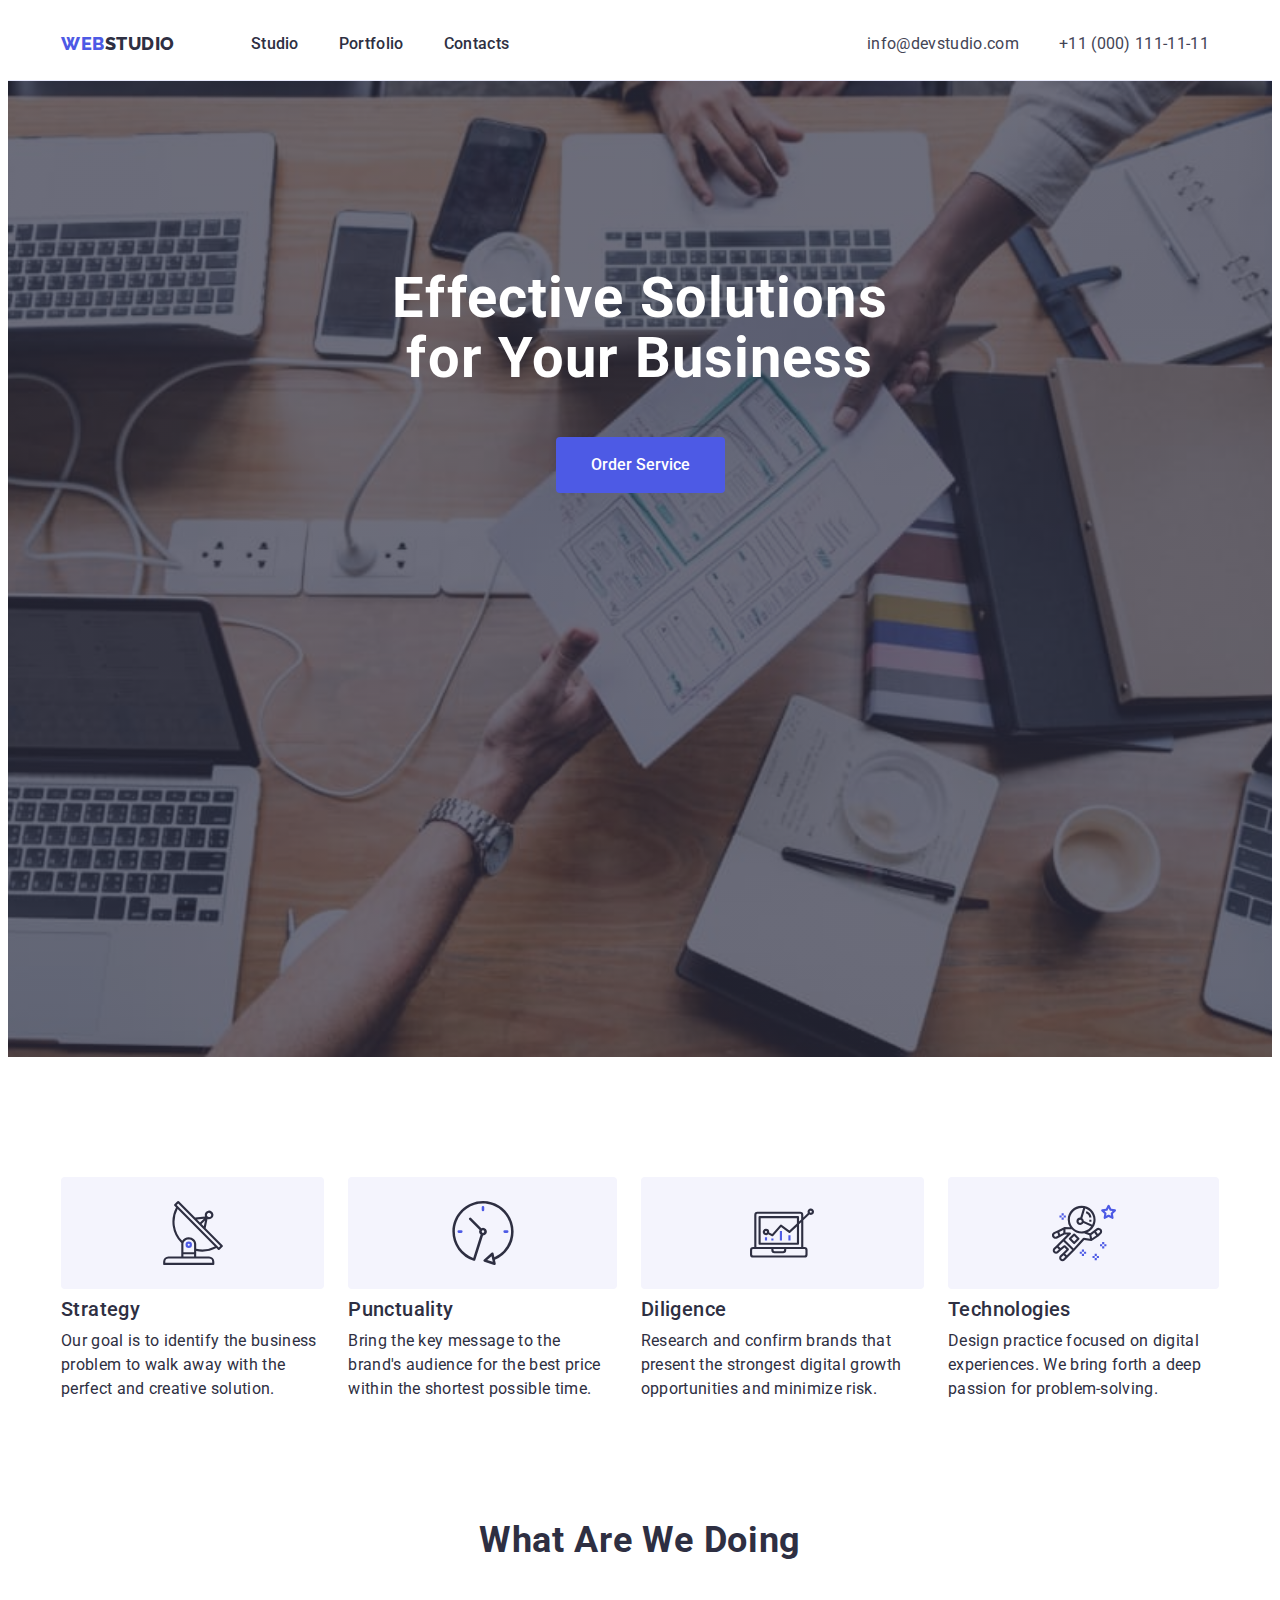
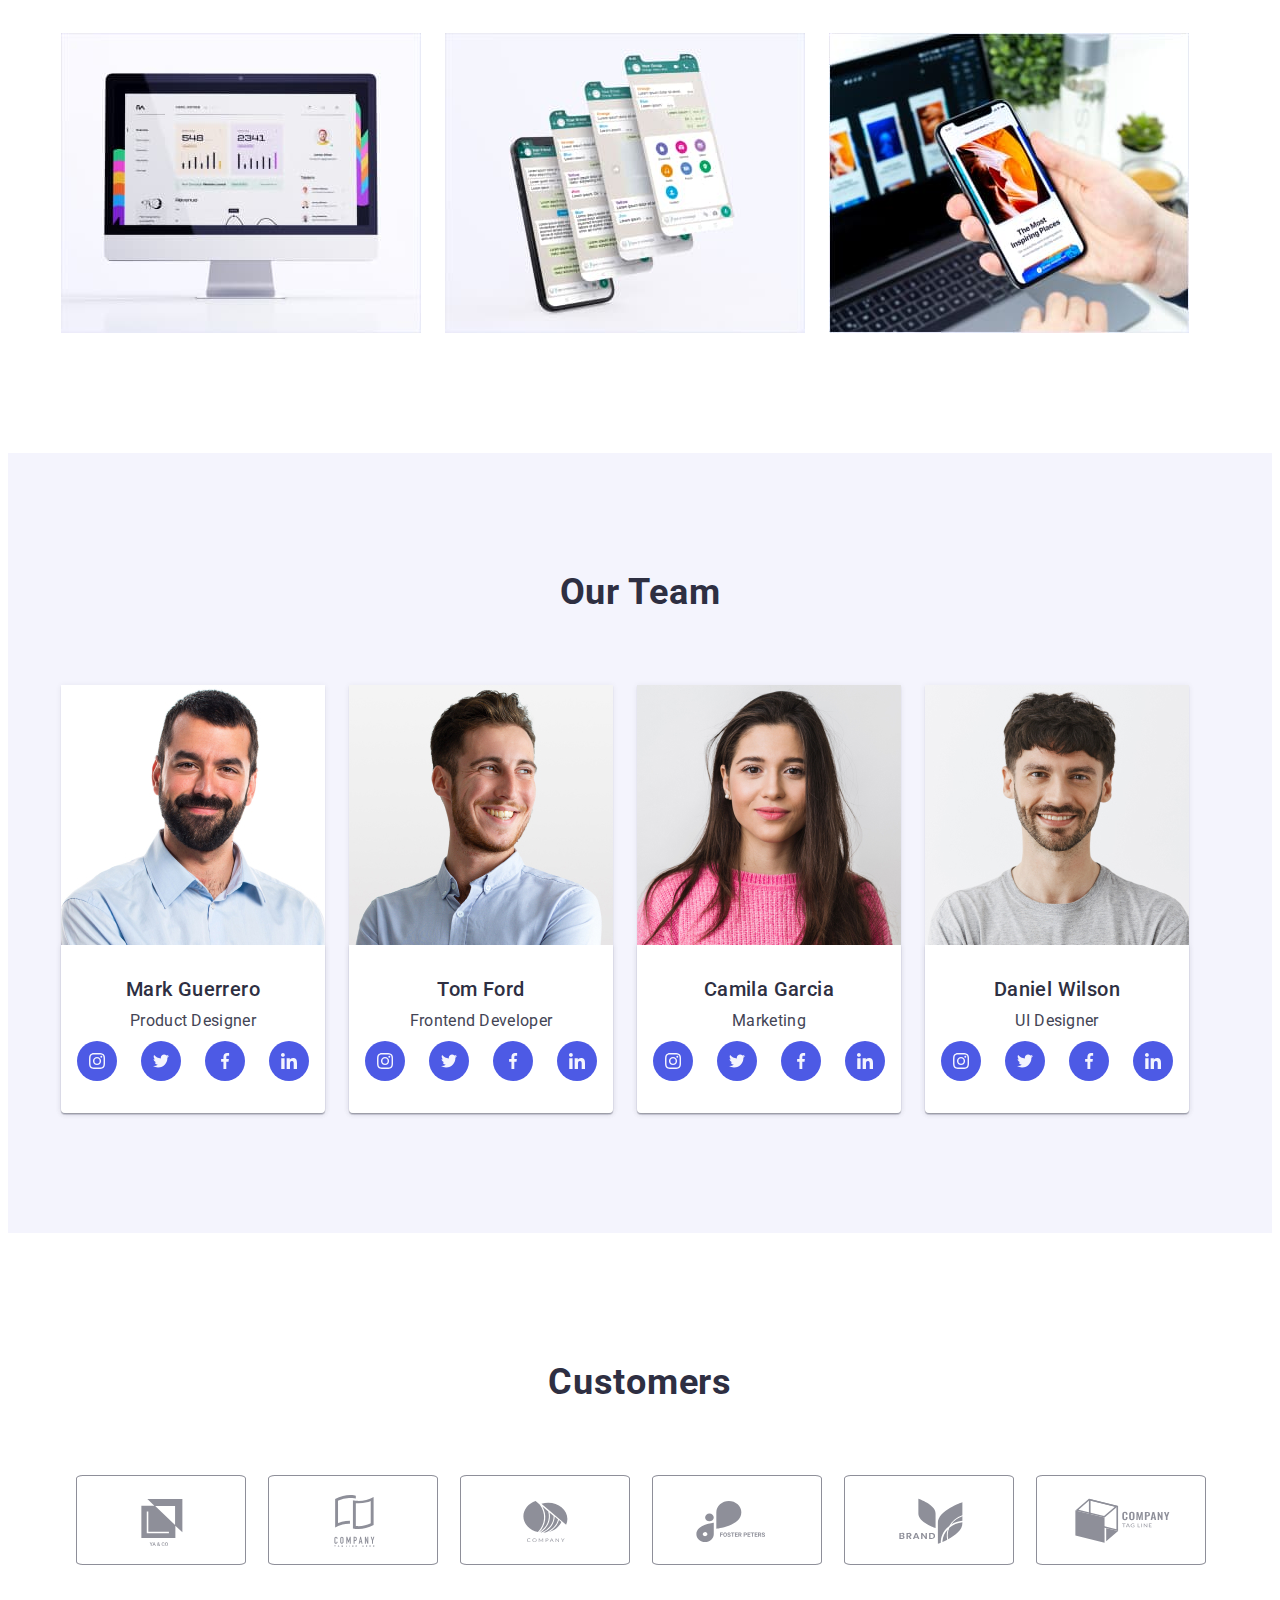
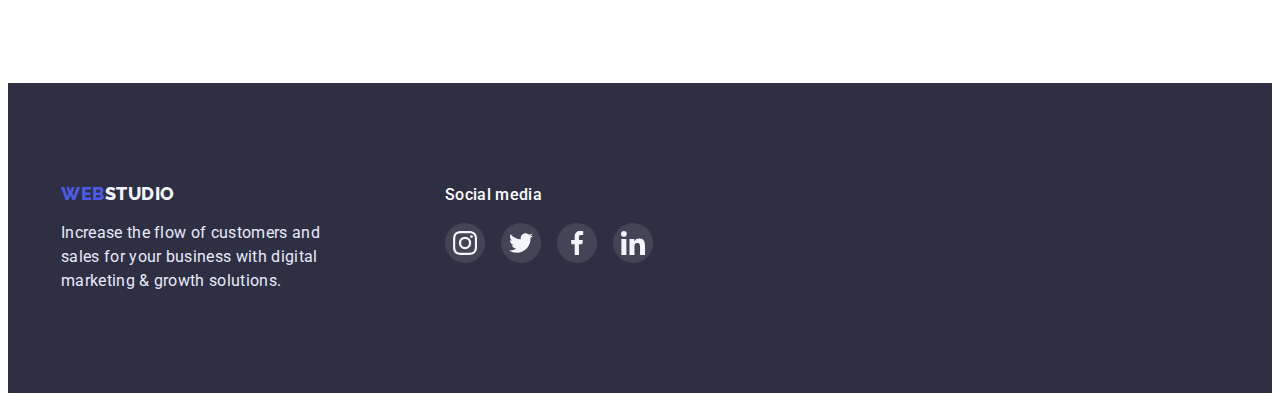
<file: index.html>
<!DOCTYPE html>
<html lang="en">
  <head>
    <meta charset="UTF-8" />
    <meta http-equiv="X-UA-Compatible" content="IE=edge" />
    <meta name="viewport" content="width=device-width, initial-scale=1.0" />
    <title>Web Studio</title>
    <link rel="preconnect" href="https://fonts.googleapis.com" />
    <link rel="preconnect" href="https://fonts.gstatic.com" crossorigin />
    <link
      rel="stylesheet"
      href="https://cdnjs.cloudflare.com/ajax/libs/modern-normalize/1.1.0/modern-normalize.min.css"
      integrity="sha512-wpPYUAdjBVSE4KJnH1VR1HeZfpl1ub8YT/NKx4PuQ5NmX2tKuGu6U/JRp5y+Y8XG2tV+wKQpNHVUX03MfMFn9Q=="
      crossorigin="anonymous"
      referrerpolicy="no-referrer"
    />
    <link
      href="https://fonts.googleapis.com/css2?family=Raleway:wght@800&family=Roboto:wght@400;500;700;900&display=swap"
      rel="stylesheet"
    />
    <link rel="stylesheet" href="./css/style.css" />
  </head>
  <body>
    <header class="header">
      <div class="container header-list">
        <!-- navigation-->
        <nav class="header-navigation">
          <a class="header-logo" href="./index.html">
            <span class="span-logo">Web</span>Studio</a
          >
          <ul class="header-list list">
            <li class="header-item">
              <a class="header-link" href="./index.html">Studio</a>
            </li>
            <li class="header-item">
              <a class="header-link" href="./portfolio.html">Portfolio</a>
            </li>
            <li class="header-item">
              <a class="header-link" href="./contacts.html">Contacts</a>
            </li>
          </ul>
        </nav>

        <address class="address">
          <ul class="address-list list">
            <li class="address-phone">
              <a class="address-link" href="mailto:info@devstudio.com"
                >info@devstudio.com</a
              >
            </li>
            <li class="address-email">
              <a class="address-link" href="tel:+110001111111"
                >+11 (000) 111-11-11</a
              >
            </li>
          </ul>
        </address>
      </div>
    </header>
    <!--hero-->
    <main class="main">
      <section class="hero">
        <div class="container">
          <div class="hero-container">
            <h1 class="hero-slogan">Effective Solutions for Your Business</h1>
            <button class="hero-button" type="button">Order Service</button>
          </div>
        </div>
      </section>

      <!-- section 2-->
      <section class="values-section">
        <div class="container">
          <h2 class="visually-hidden">Values</h2>
          <ul class="values-section-list list">
            <li class="values-section-item">
              <div class="value-item-box">
                <svg class="value-icon" width="64" height="64">
                  <use href="./images/icons.svg#icon-antenna"></use>
                </svg>
              </div>
              <h3 class="values-section-item-header">Strategy</h3>
              <p class="values-section-item-text">
                Our goal is to identify the business problem to walk away with
                the perfect and creative solution.
              </p>
            </li>
            <li class="values-section-item">
              <div class="value-item-box">
                <svg class="value-icon" width="64" height="64">
                  <use href="./images/icons.svg#icon-clock"></use>
                </svg>
              </div>
              <h3 class="values-section-item-header">Punctuality</h3>
              <p class="values-section-item-text">
                Bring the key message to the brand's audience for the best price
                within the shortest possible time.
              </p>
            </li>
            <li class="values-section-item">
              <div class="value-item-box">
                <svg class="value-icon" width="64" height="64">
                  <use href="./images/icons.svg#icon-diagram"></use>
                </svg>
              </div>
              <h3 class="values-section-item-header">Diligence</h3>
              <p class="values-section-item-text">
                Research and confirm brands that present the strongest digital
                growth opportunities and minimize risk.
              </p>
            </li>
            <li class="values-section-item">
              <div class="value-item-box">
                <svg class="value-icon" width="64" height="64">
                  <use href="./images/icons.svg#icon-astronaut"></use>
                </svg>
              </div>
              <h3 class="values-section-item-header">Technologies</h3>
              <p class="values-section-item-text">
                Design practice focused on digital experiences. We bring forth a
                deep passion for problem-solving.
              </p>
            </li>
          </ul>
        </div>
      </section>
      <!--section 3-->
      <section class="doing-section">
        <div class="container">
          <h2 class="doing-section-header">What are we doing</h2>

          <ul class="doing-section-list list">
            <li class="doing-section-item">
              <img src="./images/img1.jpg" alt="monitor" width="360" />
            </li>
            <li class="doing-section-item">
              <img
                src="./images/img2.jpg"
                alt="phone and screens"
                width="360"
              />
            </li>
            <li class="doing-section-item">
              <img src="./images/img3.jpg" alt="phone in hand" width="360" />
            </li>
          </ul>
        </div>
      </section>

      <!-- section 4 -->
      <section class="team-section">
        <div class="container">
          <h2 class="team-section-header">Our Team</h2>

          <ul class="team-section-lsit list">
            <li class="team-section-item">
              <img
                src="./images/img4.jpg"
                alt="Mark Guerrero's photo"
                width="264"
              />
              <div class="card">
                <h3 class="team-section-name">Mark Guerrero</h3>
                <p class="team-section-position">Product Designer</p>

                <ul class="social-list">
                  <li class="social-list-item">
                    <a class="social-list-link" href="">
                      <svg class="team-social-icon" width="16" height="16">
                        <use href="./images/icons.svg#icon-instagram"></use>
                      </svg>
                    </a>
                  </li>
                  <li class="social-list-item">
                    <a class="social-list-link" href="">
                      <svg class="team-social-icon" width="16" height="16">
                        <use href="./images/icons.svg#icon-twitter"></use>
                      </svg>
                    </a>
                  </li>
                  <li class="social-list-item">
                    <a class="social-list-link" href="">
                      <svg class="team-social-icon" width="16" height="16">
                        <use href="./images/icons.svg#icon-facebook"></use>
                      </svg>
                    </a>
                  </li>
                  <li class="social-list-item">
                    <a class="social-list-link" href="">
                      <svg class="team-social-icon" width="16" height="16">
                        <use href="./images/icons.svg#icon-linkedin"></use>
                      </svg>
                    </a>
                  </li>
                </ul>
              </div>
            </li>
            <li class="team-section-item">
              <img src="./images/img5.jpg" alt="Tom Ford's photo" width="264" />
              <div class="card">
                <h3 class="team-section-name">Tom Ford</h3>
                <p class="team-section-position">Frontend Developer</p>
                <ul class="social-list">
                  <li class="social-list-item">
                    <a class="social-list-link" href="">
                      <svg class="team-social-icon" width="16" height="16">
                        <use href="./images/icons.svg#icon-instagram"></use>
                      </svg>
                    </a>
                  </li>
                  <li class="social-list-item">
                    <a class="social-list-link" href="">
                      <svg class="team-social-icon" width="16" height="16">
                        <use href="./images/icons.svg#icon-twitter"></use>
                      </svg>
                    </a>
                  </li>
                  <li class="social-list-item">
                    <a class="social-list-link" href="">
                      <svg class="team-social-icon" width="16" height="16">
                        <use href="./images/icons.svg#icon-facebook"></use>
                      </svg>
                    </a>
                  </li>
                  <li class="social-list-item">
                    <a class="social-list-link" href="">
                      <svg class="team-social-icon" width="16" height="16">
                        <use href="./images/icons.svg#icon-linkedin"></use>
                      </svg>
                    </a>
                  </li>
                </ul>
              </div>
            </li>
            <li class="team-section-item">
              <img
                src="./images/img6.jpg"
                alt="Camila Garcia's photo"
                width="264"
              />
              <div class="card">
                <h3 class="team-section-name">Camila Garcia</h3>
                <p class="team-section-position">Marketing</p>
                <ul class="social-list">
                  <li class="social-list-item">
                    <a class="social-list-link" href="">
                      <svg class="team-social-icon" width="16" height="16">
                        <use href="./images/icons.svg#icon-instagram"></use>
                      </svg>
                    </a>
                  </li>
                  <li class="social-list-item">
                    <a class="social-list-link" href="">
                      <svg class="team-social-icon" width="16" height="16">
                        <use href="./images/icons.svg#icon-twitter"></use>
                      </svg>
                    </a>
                  </li>
                  <li class="social-list-item">
                    <a class="social-list-link" href="">
                      <svg class="team-social-icon" width="16" height="16">
                        <use href="./images/icons.svg#icon-facebook"></use>
                      </svg>
                    </a>
                  </li>
                  <li class="social-list-item">
                    <a class="social-list-link" href="">
                      <svg class="team-social-icon" width="16" height="16">
                        <use href="./images/icons.svg#icon-linkedin"></use>
                      </svg>
                    </a>
                  </li>
                </ul>
              </div>
            </li>
            <li class="team-section-item">
              <img
                src="./images/img7.jpg"
                alt="Daniel Wilson's photo"
                width="264"
              />
              <div class="card">
                <h3 class="team-section-name">Daniel Wilson</h3>
                <p class="team-section-position">UI Designer</p>
                <ul class="social-list">
                  <li class="social-list-item">
                    <a class="social-list-link" href="">
                      <svg class="team-social-icon" width="16" height="16">
                        <use href="./images/icons.svg#icon-instagram"></use>
                      </svg>
                    </a>
                  </li>
                  <li class="social-list-item">
                    <a class="social-list-link" href="">
                      <svg class="team-social-icon" width="16" height="16">
                        <use href="./images/icons.svg#icon-twitter"></use>
                      </svg>
                    </a>
                  </li>
                  <li class="social-list-item">
                    <a class="social-list-link" href="">
                      <svg class="team-social-icon" width="16" height="16">
                        <use href="./images/icons.svg#icon-facebook"></use>
                      </svg>
                    </a>
                  </li>
                  <li class="social-list-item">
                    <a class="social-list-link" href="">
                      <svg class="team-social-icon" width="16" height="16">
                        <use href="./images/icons.svg#icon-linkedin"></use>
                      </svg>
                    </a>
                  </li>
                </ul>
              </div>
            </li>
          </ul>
        </div>
      </section>
      <!-- --------------- Customers ---------------------- -->
      <section class="customers-section">
        <div class="container">
          <h2 class="customers-section-header">Customers</h2>
          <ul class="customers-list list">
            <li class="customers-list-item">
              <a class="customers-link" href="">
                <svg class="customers-icon" width="104" height="56">
                  <use href="./images/icons.svg#icon-Logo"></use>
                </svg>
              </a>
            </li>
            <li class="customers-list-item">
              <a class="customers-link" href="">
                <svg class="customers-icon" width="104" height="56">
                  <use href="./images/icons.svg#icon-Logo-1"></use>
                </svg>
              </a>
            </li>
            <li class="customers-list-item">
              <a class="customers-link" href="">
                <svg class="customers-icon" width="104" height="56">
                  <use href="./images/icons.svg#icon-Logo-2"></use>
                </svg>
              </a>
            </li>
            <li class="customers-list-item">
              <a class="customers-link" href="">
                <svg class="customers-icon" width="104" height="56">
                  <use href="./images/icons.svg#icon-Logo-3"></use>
                </svg>
              </a>
            </li>
            <li class="customers-list-item">
              <a class="customers-link" href="">
                <svg class="customers-icon" width="104" height="56">
                  <use href="./images/icons.svg#icon-Logo-4"></use>
                </svg>
              </a>
            </li>
            <li class="customers-list-item">
              <a class="customers-link" href="">
                <svg class="customers-icon" width="104" height="56">
                  <use href="./images/icons.svg#icon-Logo-5"></use>
                </svg>
              </a>
            </li>
          </ul>
        </div>
      </section>
    </main>
    <footer class="footer">
      <div class="container footer-cards">
        <div class="footer-card">
          <a class="footer-link" href="./index.html"
            ><span class="footer-span-logo">Web</span>Studio</a
          >
          <p class="footer-text">
            Increase the flow of customers and sales for your business with
            digital marketing & growth solutions.
          </p>
        </div>
        <div class="footer-social">
          <p class="footer-social-header">Social media</p>
          <ul class="footer-social-list">
            <li class="footer-social-list-item">
              <a class="footer-social-link" href="">
                <svg class="footer-icon" width="24" height="24">
                  <use href="./images/icons.svg#icon-instagram"></use>
                </svg>
              </a>
            </li>
            <li class="footer-social-list-item">
              <a class="footer-social-link" href="">
                <svg class="footer-icon" width="24" height="24">
                  <use href="./images/icons.svg#icon-twitter"></use>
                </svg>
              </a>
            </li>
            <li class="footer-social-list-item">
              <a class="footer-social-link" href="">
                <svg class="footer-icon" width="24" height="24">
                  <use href="./images/icons.svg#icon-facebook"></use>
                </svg>
              </a>
            </li>
            <li class="footer-social-list-item">
              <a class="footer-social-link" href="">
                <svg class="footer-icon" width="24" height="24">
                  <use href="./images/icons.svg#icon-linkedin"></use>
                </svg>
              </a>
            </li>
          </ul>
        </div>
      </div>
    </footer>
  </body>
</html>
</file>
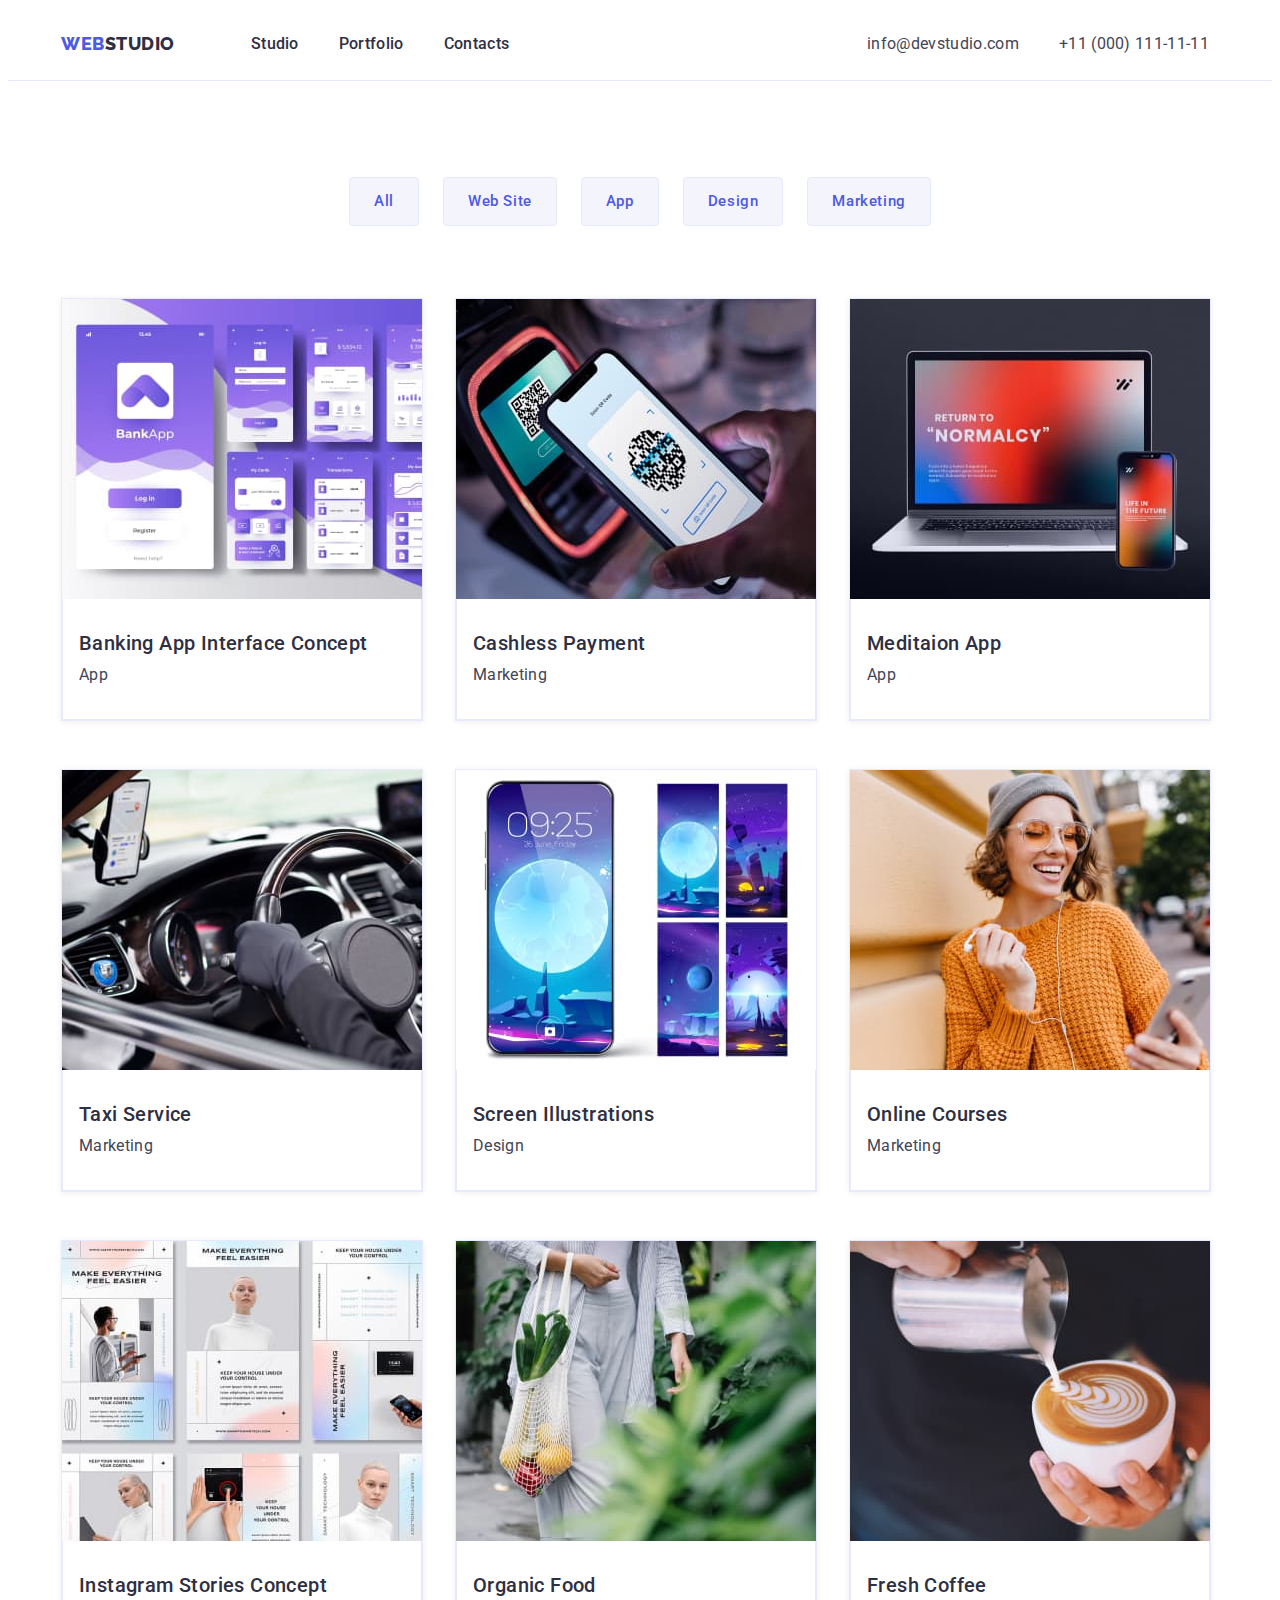
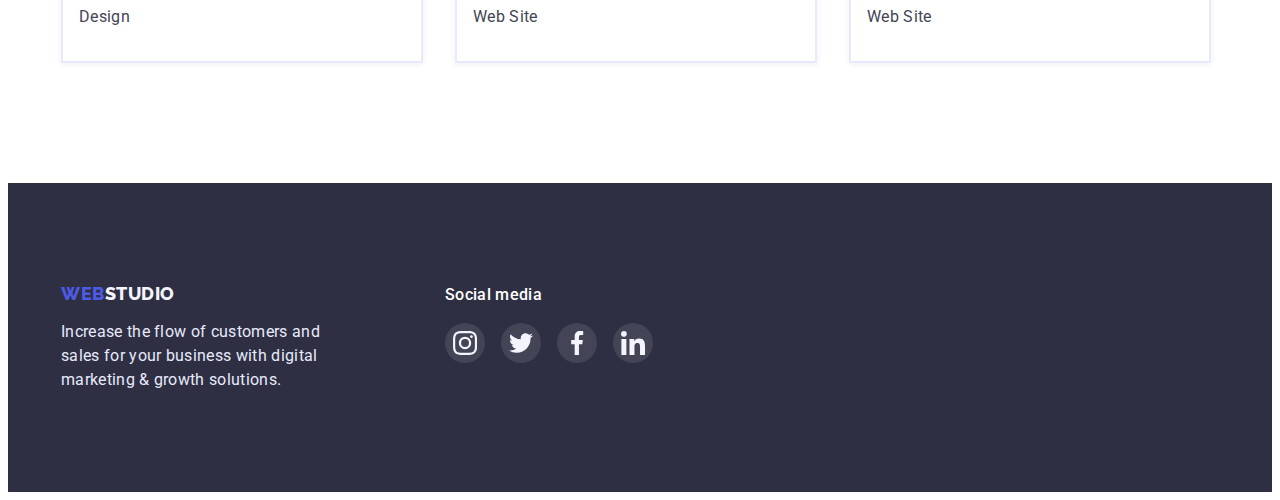
<file: portfolio.html>
<!DOCTYPE html>
<html lang="en">
  <head>
    <meta charset="UTF-8" />
    <meta http-equiv="X-UA-Compatible" content="IE=edge" />
    <meta name="viewport" content="width=device-width, initial-scale=1.0" />
    <title>Portfolio</title>
    <link rel="preconnect" href="https://fonts.googleapis.com" />
    <link rel="preconnect" href="https://fonts.gstatic.com" crossorigin />
    <link
      href="https://fonts.googleapis.com/css2?family=Raleway:wght@800&family=Roboto:wght@400;500;700;900&display=swap"
      rel="stylesheet"
    />
    <link
      rel="stylesheet"
      href="https://cdnjs.cloudflare.com/ajax/libs/modern-normalize/1.1.0/modern-normalize.min.css"
      integrity="sha512-wpPYUAdjBVSE4KJnH1VR1HeZfpl1ub8YT/NKx4PuQ5NmX2tKuGu6U/JRp5y+Y8XG2tV+wKQpNHVUX03MfMFn9Q=="
      crossorigin="anonymous"
      referrerpolicy="no-referrer"
    />
    <link rel="stylesheet" href="./css/style.css" />
  </head>
  <body>
    <header class="header">
      <div class="container header-list">
        <!-- navigation-->
        <nav class="header-navigation">
          <a class="header-logo" href="./index.html">
            <span class="span-logo">Web</span>Studio</a
          >
          <ul class="header-list list">
            <li class="header-item">
              <a class="header-link" href="./index.html">Studio</a>
            </li>
            <li class="header-item">
              <a class="header-link" href="./portfolio.html">Portfolio</a>
            </li>
            <li class="header-item">
              <a class="header-link" href="./contacts.html">Contacts</a>
            </li>
          </ul>
        </nav>

        <address class="address">
          <ul class="address-list list">
            <li class="address-phone">
              <a class="address-link" href="mailto:info@devstudio.com"
                >info@devstudio.com</a
              >
            </li>
            <li class="address-email">
              <a class="address-link" href="tel:+110001111111"
                >+11 (000) 111-11-11</a
              >
            </li>
          </ul>
        </address>
      </div>
    </header>
    <main class="main">
      <!--Filters-->
      <section class="portfolio-section">
        <div class="container">
          <h1 class="visually-hidden">Portfolio page</h1>
          <ul class="filter-list list">
            <li class="filter-list-item">
              <button class="filter-list-item-btn" type="button">All</button>
            </li>
            <li class="filter-list-item">
              <button class="filter-list-item-btn" type="button">
                Web Site
              </button>
            </li>
            <li class="filter-list-item">
              <button class="filter-list-item-btn" type="button">App</button>
            </li>
            <li class="filter-list-item">
              <button class="filter-list-item-btn" type="button">Design</button>
            </li>
            <li class="filter-list-item">
              <button class="filter-list-item-btn" type="button">
                Marketing
              </button>
            </li>
          </ul>

          <!--Projects-->

          <ul class="projects-section-list list">
            <li class="projects-section-item">
              <a class="projects-card" href=" ">
                <img
                  src="./images/img1.1.jpg"
                  alt="different screens of app"
                  width="360"
                />
                <div class="portfolio-card">
                  <h2 class="projects-section-name">
                    Banking App Interface Concept
                  </h2>
                  <p class="projects-section-type">App</p>
                </div></a
              >
            </li>
            <li class="projects-section-item">
              <a class="projects-card" href=" ">
                <img
                  src="./images/img1.2.jpg"
                  alt="phone with QR reader on the screen"
                  width="360"
                />
                <div class="portfolio-card">
                  <h2 class="projects-section-name">Cashless Payment</h2>
                  <p class="projects-section-type">Marketing</p>
                </div></a
              >
            </li>
            <li class="projects-section-item">
              <a class="projects-card" href=" ">
                <img
                  src="./images/img1.3.jpg"
                  alt="laptop and phone with the same app on the screen"
                  width="360"
                />
                <div class="portfolio-card">
                  <h2 class="projects-section-name">Meditaion App</h2>
                  <p class="projects-section-type">App</p>
                </div></a
              >
            </li>
            <li class="projects-section-item">
              <a class="projects-card" href=" ">
                <img
                  src="./images/img1.4.jpg"
                  alt="steering wheel with hands on it and a phone abow"
                  width="360"
                />
                <div class="portfolio-card">
                  <h2 class="projects-section-name">Taxi Service</h2>
                  <p class="projects-section-type">Marketing</p>
                </div></a
              >
            </li>
            <li class="projects-section-item">
              <a class="projects-card" href=" ">
                <img
                  src="./images/img1.5.jpg"
                  alt="different screen backgrounds with the Moon and cliffs"
                  width="360"
                />
                <div class="portfolio-card">
                  <h2 class="projects-section-name">Screen Illustrations</h2>
                  <p class="projects-section-type">Design</p>
                </div></a
              >
            </li>
            <li class="projects-section-item">
              <a class="projects-card" href=" ">
                <img
                  src="./images/img1.6.jpg"
                  alt="Girl with headphones and phone"
                  width="360"
                />
                <div class="portfolio-card">
                  <h2 class="projects-section-name">Online Courses</h2>
                  <p class="projects-section-type">Marketing</p>
                </div></a
              >
            </li>
            <li class="projects-section-item">
              <a class="projects-card" href=" ">
                <img
                  src="./images/img1.7.jpg"
                  alt="screenshots of instagram stories"
                  width="360"
                />
                <div class="portfolio-card">
                  <h2 class="projects-section-name">
                    Instagram Stories Concept
                  </h2>
                  <p class="projects-section-type">Design</p>
                </div></a
              >
            </li>
            <li class="projects-section-item">
              <a class="projects-card" href=" ">
                <img
                  src="./images/img1.8.jpg"
                  alt="woman with a bag and friuts inside of it"
                  width="360"
                />
                <div class="portfolio-card">
                  <h2 class="projects-section-name">Organic Food</h2>
                  <p class="projects-section-type">Web Site</p>
                </div></a
              >
            </li>
            <li class="projects-section-item">
              <a class="projects-card" href=" ">
                <img
                  src="./images/img1.9.jpg"
                  alt="moment of adding milk into the Coffee"
                  width="360"
                />
                <div class="portfolio-card">
                  <h2 class="projects-section-name">Fresh Coffee</h2>
                  <p class="projects-section-type">Web Site</p>
                </div></a
              >
            </li>
          </ul>
        </div>
      </section>
    </main>
    <footer class="footer">
      <div class="container footer-cards">
        <div class="footer-card">
          <a class="footer-link" href="./index.html"
            ><span class="footer-span-logo">Web</span>Studio</a
          >
          <p class="footer-text">
            Increase the flow of customers and sales for your business with
            digital marketing & growth solutions.
          </p>
        </div>
        <div class="footer-social">
          <p class="footer-social-header">Social media</p>
          <ul class="footer-social-list">
            <li class="footer-social-list-item">
              <a class="footer-social-link" href="">
                <svg class="footer-icon" width="24" height="24">
                  <use href="./images/icons.svg#icon-instagram"></use>
                </svg>
              </a>
            </li>
            <li class="footer-social-list-item">
              <a class="footer-social-link" href="">
                <svg class="footer-icon" width="24" height="24">
                  <use href="./images/icons.svg#icon-twitter"></use>
                </svg>
              </a>
            </li>
            <li class="footer-social-list-item">
              <a class="footer-social-link" href="">
                <svg class="footer-icon" width="24" height="24">
                  <use href="./images/icons.svg#icon-facebook"></use>
                </svg>
              </a>
            </li>
            <li class="footer-social-list-item">
              <a class="footer-social-link" href="">
                <svg class="footer-icon" width="24" height="24">
                  <use href="./images/icons.svg#icon-linkedin"></use>
                </svg>
              </a>
            </li>
          </ul>
        </div>
      </div>
    </footer>
  </body>
</html>
</file>
<file: css/style.css>
body {
  font-family: 'Roboto', sans-serif;
  color: var(--small-elements-color);
  background-color: var(--main-background);
}
h1,
h2,
h3,
h3,
h4,
h5,
h6,
p {
  margin: 0;
}
ul {
  list-style: none;
  margin: 0;
  padding-left: 0;
}
a {
  text-decoration: none;
  color: inherit;
}
img {
  display: block;
  max-width: 100%;
  height: auto;
}
.container {
  width: 1158px;

  margin-right: auto;

  margin-left: auto;
  padding-left: 15px;
  padding-right: 15px;
}
:root {
  --text-color: #2e2f42; /* NAVY BLUE */
  --hover-btn: #404bbf; /* OCEAN */
  --small-elements-color: #434455; /* slate*/
  --main-background: #ffffff; /* white*/
  --logo-color: #4d5ae5; /* iris*/
  --footer-link-color: #f4f4fd; /* CLOUD */
  --footer-text-color: #e7e9fc; /* CORNFLOWER */
  --borders-color: #8e8f99; /* LIGHT SLATE */
  --logo-font: 'Raleway', sans-serif;
  --universal-gap: 24px;
  --green: #31d0aa;
  --footer-socials-bcgr: rgba(255, 255, 255, 0.1);
  --hero-eclipse: rgba(46, 47, 66, 0.7);
}
.list {
  list-style: none;
  list-style-position: inherit;
}
.visually-hidden {
  position: absolute;
  width: 1px;
  height: 1px;
  margin: -1px;
  border: 0;
  padding: 0;
  white-space: nowrap;
  clip-path: inset(100%);
  clip: rect(0 0 0 0);
  overflow: hidden;
}
/* -----------header----------- */
.header-list {
  display: flex;
  align-items: center;
  gap: 40px;
}
.header {
  border-bottom: 1px solid var(--footer-text-color);
}
.header-navigation {
  display: flex;
  align-items: center;
}

.header-logo {
  font-family: var(--logo-font);
  font-weight: 800;
  font-size: 18px;
  line-height: 1.33;
  margin-right: 76px;
  letter-spacing: 0.03em;
  text-transform: uppercase;
  color: var(--text-color);

  text-decoration: none;
}
.span-logo {
  color: var(--logo-color);
}

.header-link {
  display: inline-block;
  text-decoration: none;
  color: var(--text-color);
  font-weight: 500;
  font-size: 16px;
  line-height: 1.5;
  padding-top: 24px;
  padding-bottom: 24px;
  letter-spacing: 0.02em;
}
.header-link:hover,
.header-link:focus {
  color: var(--hover-btn);
}

/* ------------address-------------- */
.address-list {
  display: flex;
  gap: 20px;
  margin-left: auto;
}
.address-link {
  text-decoration: none;
  color: var(--small-elements-color);
  font-style: normal;
  font-size: 16px;
  line-height: 1.5;
  padding: 24px 10px;
  letter-spacing: 0.02em;
}
.address-link:hover,
.address-link:focus {
  color: var(--hover-btn);
}
.address-phone {
}
.address {
  margin-left: auto;
}
.address-email {
}

/*---------------------footer--------------- */
.footer {
  background: var(--text-color);
  padding: 100px 0;
}
.footer-cards {
  display: flex;
  align-items: baseline;
}
.footer-card {
}
.footer-link {
  text-decoration: none;
  color: var(--footer-link-color);

  font-family: var(--logo-font);

  font-weight: 800;
  font-size: 18px;
  line-height: 1.16;

  margin-bottom: 8px;
  letter-spacing: 0.03em;
  text-transform: uppercase;
}
.footer-text {
  font-size: 16px;
  line-height: 1.5;
  /* or 150% */
  width: 264px;
  letter-spacing: 0.02em;
  max-height: 264px;
  margin-top: 16px;

  color: var(--footer-text-color);
}
.footer-span-logo {
  color: var(--logo-color);
}
.footer-social {
  margin-left: 120px;
  width: 208px;
  height: 80px;
}
.footer-social-header {
  font-weight: 500;
  font-size: 16px;
  line-height: 24px;
  /* identical to box height, or 150% */

  letter-spacing: 0.02em;
  color: var(--main-background);
  margin-bottom: 16px;
}
.footer-social-list {
  display: flex;
  gap: 16px;
}
.footer-social-list-item {
}
.footer-social-link {
  display: flex;
  border: 0px solid var(--footer-socials-bcgr);
  border-radius: 50%;
  background-color: var(--footer-socials-bcgr);
  width: 40px;
  height: 40px;
  justify-content: center;
  align-items: center;
  fill: var(--footer-link-color);
}
.footer-social-link:is(:hover, :focus) {
  background-color: var(--green);
}
.footer-icon {
}

/*---------------------hero--------------- */
.hero {
  height: 600px;
  background: var(--text-color);
  background-image: linear-gradient(var(--hero-eclipse), var(--hero-eclipse)),
    url(../images/hero.jpg);
  background-repeat: no-repeat;
  background-position: center;
  background-size: cover;
  margin-left: auto;
  margin-right: auto;
  max-width: 1440px;
  padding-top: 188px;
  padding-bottom: 188px;
}
.hero-container {
  display: flex;
  flex-direction: column;
  align-items: center;
  max-width: 1440рх;
}
.hero-slogan {
  /* Header 1 */
  display: block;

  width: 496px;
  font-size: 56px;
  line-height: 1.07;
  /* or 107% */

  margin-bottom: 48px;
  text-align: center;
  letter-spacing: 0.02em;

  color: var(--main-background);
}
.hero-button {
  font-family: inherit;
  background: var(--logo-color);
  border-radius: 4px;
  padding: 16px 32px;
  min-width: 169px;

  font-weight: 500;
  font-size: 16px;
  line-height: 1.5;

  color: var(--main-background);
  border-style: none;
  /* Inside auto layout */
  cursor: pointer;
}
.hero-button:hover {
  background-color: var(--hover-btn);
}
/*----------------------------Values---------------------*/
.values-section {
  padding: 120px 0;
}

.values-section-list {
  display: flex;
  gap: var(--universal-gap);
}

.values-section-item {
  width: calc((100%-72px) / 4);
}
.value-item-box {
  display: flex;
  justify-content: center;
  align-items: center;
  background-color: var(--footer-link-color);
  border-radius: 4px;
  margin-bottom: 8px;
  min-height: 112px;
}
.value-icon {
}
.values-section-item-header {
  font-weight: 500;
  font-size: 20px;
  line-height: 1.2;
  margin-bottom: 8px;
  letter-spacing: 0.02em;

  /* NAVY BLUE */

  color: var(--text-color);
}
.values-section-item-text {
  font-size: 16px;
  line-height: 1.5;
  /* or 150% */

  letter-spacing: 0.02em;

  /* SLATE */

  color: var(--text-color);
}
/*----------------------------Doing---------------------*/
.doing-section {
  padding-bottom: 120px;
}
.doing-section-header {
  font-size: 36px;
  line-height: 1.11;

  text-align: center;
  letter-spacing: 0.02em;
  text-transform: capitalize;
  margin-bottom: 72px;

  /* NAVY BLUE */
  color: var(--text-color);
}

.doing-section-list {
  display: flex;
  gap: var(--universal-gap);
  padding-left: 0;
}
/*
.doing-section-item {
} */
/*----------------------------Team---------------------*/
.team-section {
  padding-top: 120px;
  padding-bottom: 120px;
  background-color: var(--footer-link-color);
}
.team-section-header {
  font-size: 36px;
  line-height: 1.11;
  text-align: center;
  letter-spacing: 0.02em;
  text-transform: capitalize;
  margin-bottom: 72px;

  /* NAVY BLUE */

  color: var(--text-color);
}
.team-section-lsit {
  display: flex;

  gap: var(--universal-gap);
  padding-left: 0;
}

.team-section-item {
  box-shadow: 0px 1px 6px rgb(46 47 66 / 8%), 0px 1px 1px rgb(46 47 66 / 16%),
    0px 2px 1px rgb(46 47 66 / 8%);
  border-radius: 0 0 4px 4px;
}
.card {
  text-align: center;
  background: var(--main-background);
  box-shadow: 0px 1px 6px rgba(46, 47, 66, 0.08),
    0px 1px 1px rgba(46, 47, 66, 0.16), 0px 2px 1px rgba(46, 47, 66, 0.08);
  border-radius: 0px 0px 4px 4px;

  padding: 32px 16px;
}
.team-section-name {
  font-weight: 500;
  font-size: 20px;
  line-height: 1.2;
  margin-bottom: 8px;

  letter-spacing: 0.02em;
  color: var(--text-color);
}
.team-section-position {
  font-size: 16px;
  line-height: 1.5;
  letter-spacing: 0.02em;
  margin-bottom: 8px;
}

.social-list {
  display: flex;
  gap: 24px;
  justify-content: center;
  align-items: center;
}
.social-list-link {
  background-color: var(--logo-color);
}
.social-list-link:hover {
  background-color: var(--hover-btn);
  color: var(--hover-btn);
}
.social-list-item {
}
.social-list-link {
  display: flex;
  background-color: var(--logo-color);

  border-radius: 50%;

  width: 40px;
  height: 40px;
  justify-content: center;
  align-items: center;
}

.team-social-icon {
  fill: var(--footer-link-color);
}

/* ----------------------------------Customers section ----------------------------------- */
.customers-section {
  padding: 130px 0 120px 0;
}
.customers-section-header {
  font-size: 36px;
  line-height: 1.11;
  text-align: center;
  letter-spacing: 0.02em;
  text-transform: capitalize;
  margin-bottom: 72px;

  /* NAVY BLUE */

  color: var(--text-color);
}
.customers-list {
  display: flex;
  gap: var(--universal-gap);
  justify-content: center;
}
.customers-list-item {
  width: 168px;
  height: 88px;
}
.customers-link {
  display: flex;
  justify-content: center;
  align-items: center;
  width: 100%;
  height: 100%;
  border: 1px solid var(--borders-color);
  border-radius: 4%;
}

.customers-link:is(:hover, :focus) {
  border-color: var(--hover-btn);
  color: var(--hover-btn);
}

.customers-icon {
  fill: var(--borders-color);
}
.customers-link:hover .customers-icon,
.customers-link:focus .customers-icon {
  fill: var(--hover-btn);
}

/* -------------------------------Portfolio page------------------------- */
.portfolio-section {
  padding-top: 96px;
  padding-bottom: 120px;
}
.filter-list {
  display: flex;
  justify-content: center;
  gap: var(--universal-gap);
  padding-left: 0;
  margin-bottom: 72px;
}
/* 
.filter-list-item {
} */
.filter-list-item-btn {
  font-family: inherit;
  padding: 12px 24px;

  /* CLOUD */

  background: var(--footer-link-color);
  /* CORNFLOWER */

  border: 1px solid var(--footer-text-color);
  border-radius: 4px;
  font-weight: 500;
  font-size: 15px;
  line-height: 1.5;

  letter-spacing: 0.04em;

  /* IRIS */

  color: var(--logo-color);
  cursor: pointer;
}
.filter-list-item-btn:hover,
.filter-list-item-btn:focus {
  border: 0;
  color: var(--main-background);
  background: var(--hover-btn);
  box-shadow: 0px 3px 1px rgba(0, 0, 0, 0.1), 0px 2px 1px rgba(0, 0, 0, 0.08),
    0px 2px 2px rgba(0, 0, 0, 0.12);
}
/* ----------------------------------Projects section--------------------- */

.projects-section-list {
  display: flex;
  flex-wrap: wrap;
  column-gap: var(--universal-gap);
  row-gap: 48px;
  padding-left: 0;
}

.projects-section-item {
  flex-basis: calc((100% - 48px) / 3);
}
.projects-card {
  display: inline-block;
  border: 1px solid var(--footer-text-color);
  box-shadow: 0px 1px 6px rgba(46, 47, 66, 0.08);
}
.projects-card:hover,
.projects-card:focus {
  border: 0.5px solid var(--footer-link-color)
  box-shadow: 0px 1px 6px rgba(46, 47, 66, 0.08),
    0px 1px 1px rgba(46, 47, 66, 0.16), 0px 2px 1px rgba(46, 47, 66, 0.08);
}
.portfolio-card {
  padding-top: 32px;
  padding-bottom: 32px;
  padding-left: 16px;

  border: 1px solid var(--footer-text-color);
  border-top: none;
}
.projects-section-name {
  font-weight: 500;
  font-size: 20px;
  line-height: 1.2;
  margin-bottom: 8px;

  letter-spacing: 0.02em;
  color: var(--text-color);
}
.projects-section-type {
  font-size: 16px;
  line-height: 1.5;
  letter-spacing: 0.02em;
}
</file>
